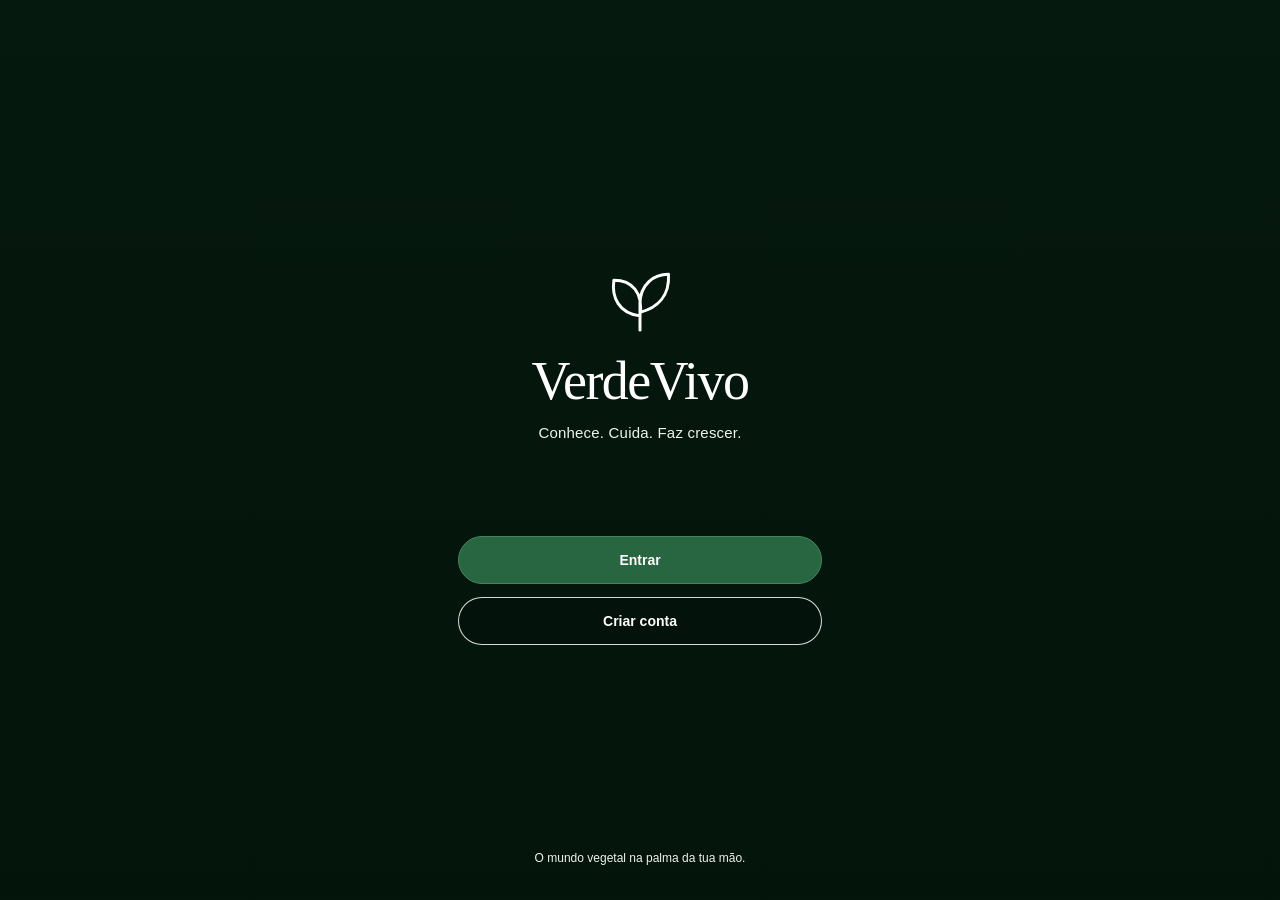
<file: index.html>
<!DOCTYPE html>
<html lang="pt-PT">
<head>
    <meta charset="UTF-8">
    <meta name="viewport" content="width=device-width, initial-scale=1.0">
    <title>VerdeVivo | Herbário Digital</title>
    <link rel="icon" href="favicon.svg" type="image/svg+xml">
    <link rel="manifest" href="manifest.json">
    <link rel="stylesheet" href="assets/css/styles.css">
</head>

<body>
    <main class="splash-screen">

        <div class="overlay"></div>

        <section class="content">

            <div class="logo">
                <svg viewBox="0 0 64 64" aria-hidden="true">
                    <path d="M32 54V30
                             M32 42C14 40 8 26 10 12
                             C25 12 35 22 32 42
                             M32 32C32 15 44 7 56 7
                             C57 25 47 35 32 39"
                          fill="none"
                          stroke="currentColor"
                          stroke-width="2.5"
                          stroke-linecap="round"
                          stroke-linejoin="round"/>
                </svg>

                <h1>VerdeVivo</h1>
            </div>

            <p class="tagline">Conhece. Cuida. Faz crescer.</p>

            <div class="actions">
                <a href="./pages/login.html" class="btn btn-primary">Entrar</a>
                <a href="./pages/signup.html" class="btn btn-secondary">Criar conta</a>
            </div>

            <p class="footer-text">
                O mundo vegetal na palma da tua mão.
            </p>

        </section>
    </main>
    <script type="module" src="assets/js/app.js"></script>
</body>
</html>
</file>
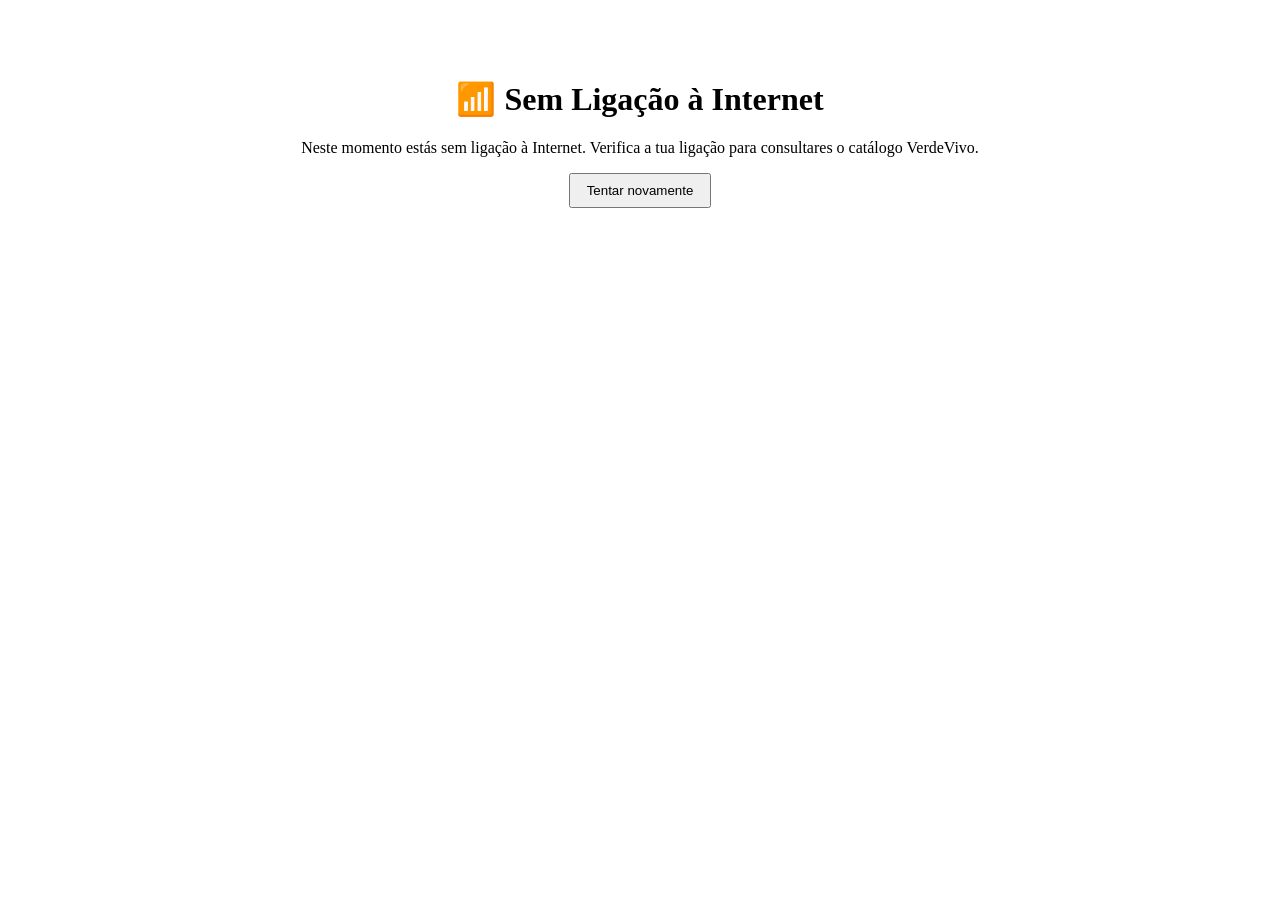
<file: offline.html>
<!DOCTYPE html>
<html lang="pt">
<head>
  <meta charset="UTF-8">
  <meta name="viewport" content="width=device-width, initial-scale=1.0">
  <title>VerdeVivo - Sem ligação</title>
</head>
<body>
  <main class="container" style="text-align: center; margin-top: 5rem;">
    <h1>📶 Sem Ligação à Internet</h1>
    <p>Neste momento estás sem ligação à Internet. Verifica a tua ligação para consultares o catálogo VerdeVivo.</p>
    <button onclick="window.location.reload()" style="padding: 0.5rem 1rem; cursor: pointer;">Tentar novamente</button>
  </main>
</body>
</html>
</file>
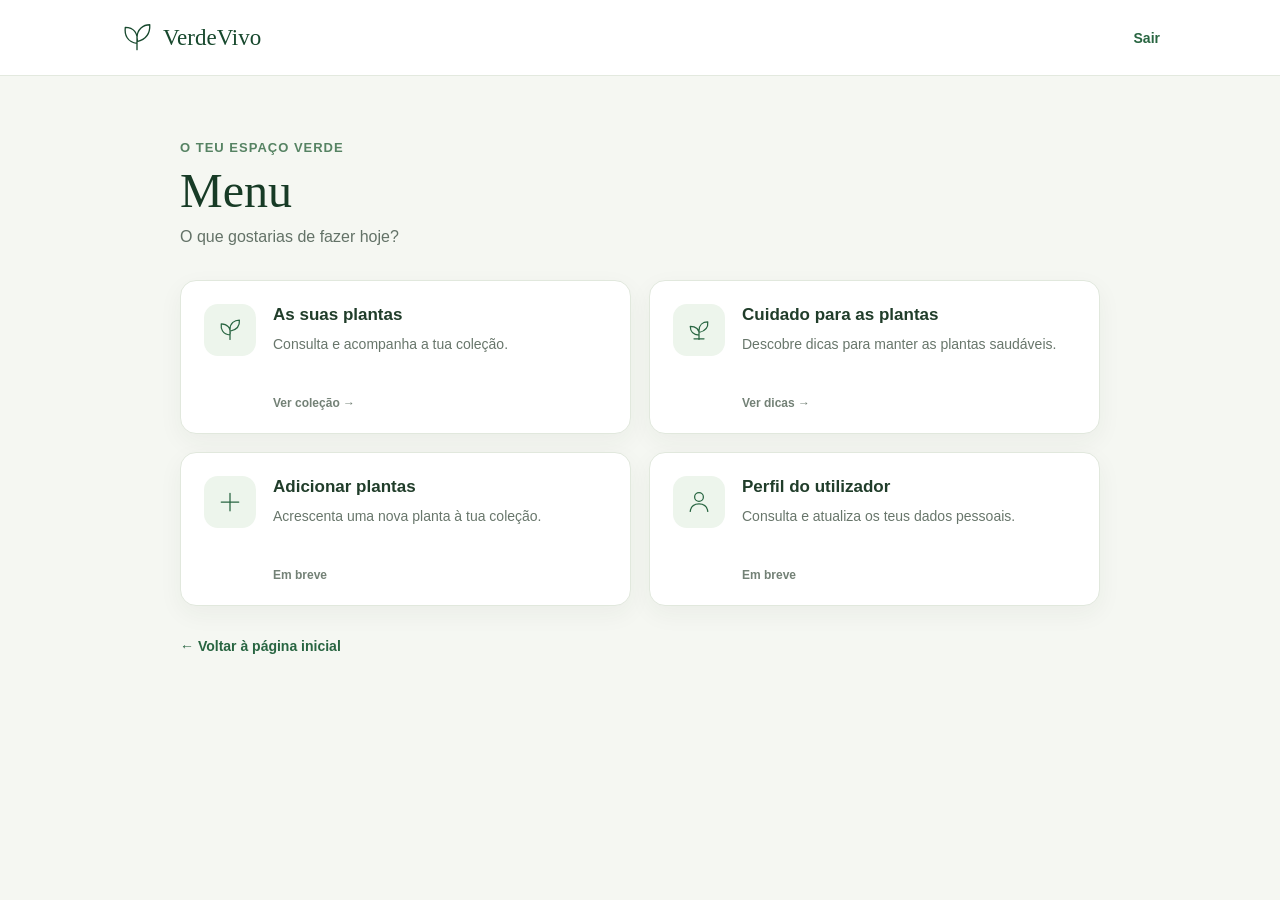
<file: pages/menu.html>
<!DOCTYPE html>
<html lang="pt-PT">
<head>
    <meta charset="UTF-8">
    <meta name="viewport" content="width=device-width, initial-scale=1.0">
    <meta name="theme-color" content="#f5f7f2">
    <title>Menu | VerdeVivo</title>
    <link rel="icon" href="../favicon.svg" type="image/svg+xml">
    <link rel="stylesheet" href="../assets/css/styles.css">
</head>
<body class="menu-page">
    <main class="menu-screen">
        <header class="menu-header">
            <a class="menu-brand" href="../index.html" aria-label="VerdeVivo - página inicial">
                <svg viewBox="0 0 64 64" aria-hidden="true">
                    <path d="M32 54V30 M32 42C14 40 8 26 10 12 C25 12 35 22 32 42 M32 32C32 15 44 7 56 7 C57 25 47 35 32 39"
                          fill="none" stroke="currentColor" stroke-width="2.5"
                          stroke-linecap="round" stroke-linejoin="round"/>
                </svg>
                <span>VerdeVivo</span>
            </a>
            <a class="menu-exit" href="../index.html">Sair</a>
        </header>

        <section class="menu-content" aria-labelledby="menu-title">
            <p class="menu-eyebrow">O teu espaço verde</p>
            <h1 id="menu-title">Menu</h1>
            <p class="menu-intro">O que gostarias de fazer hoje?</p>

            <div class="menu-grid">
                <a class="menu-card menu-card-link" href="plants.html">
                    <span class="menu-card-icon" aria-hidden="true">
                        <svg viewBox="0 0 48 48">
                            <path d="M24 39V22m0 10C12 31 9 22 10 14c9 0 16 6 14 18Zm0-9c0-10 7-15 15-15 1 10-5 16-15 18Z"/>
                        </svg>
                    </span>
                    <div class="menu-card-copy">
                        <h2>As suas plantas</h2>
                        <p>Consulta e acompanha a tua coleção.</p>
                    </div>
                    <span class="menu-card-status">Ver coleção →</span>
                </a>

                <a class="menu-card menu-card-link" href="care.html">
                    <span class="menu-card-icon" aria-hidden="true">
                        <svg viewBox="0 0 48 48">
                            <path d="M24 39V24m0 8c-9 0-14-6-14-14 9 0 15 5 14 14Zm0-7c0-9 6-14 14-14 1 9-5 15-14 17Zm-8 13h16"/>
                        </svg>
                    </span>
                    <div class="menu-card-copy">
                        <h2>Cuidado para as plantas</h2>
                        <p>Descobre dicas para manter as plantas saudáveis.</p>
                    </div>
                    <span class="menu-card-status">Ver dicas →</span>
                </a>

                <article class="menu-card">
                    <span class="menu-card-icon" aria-hidden="true">
                        <svg viewBox="0 0 48 48">
                            <path d="M24 10v28M10 24h28"/>
                        </svg>
                    </span>
                    <div class="menu-card-copy">
                        <h2>Adicionar plantas</h2>
                        <p>Acrescenta uma nova planta à tua coleção.</p>
                    </div>
                    <span class="menu-card-status">Em breve</span>
                </article>

                <article class="menu-card">
                    <span class="menu-card-icon" aria-hidden="true">
                        <svg viewBox="0 0 48 48">
                            <circle cx="24" cy="16" r="7"/>
                            <path d="M10 39c1-8 6-12 14-12s13 4 14 12"/>
                        </svg>
                    </span>
                    <div class="menu-card-copy">
                        <h2>Perfil do utilizador</h2>
                        <p>Consulta e atualiza os teus dados pessoais.</p>
                    </div>
                    <span class="menu-card-status">Em breve</span>
                </article>
            </div>

            <a class="menu-home-link" href="../index.html">← Voltar à página inicial</a>
        </section>
    </main>
</body>
</html>
</file>
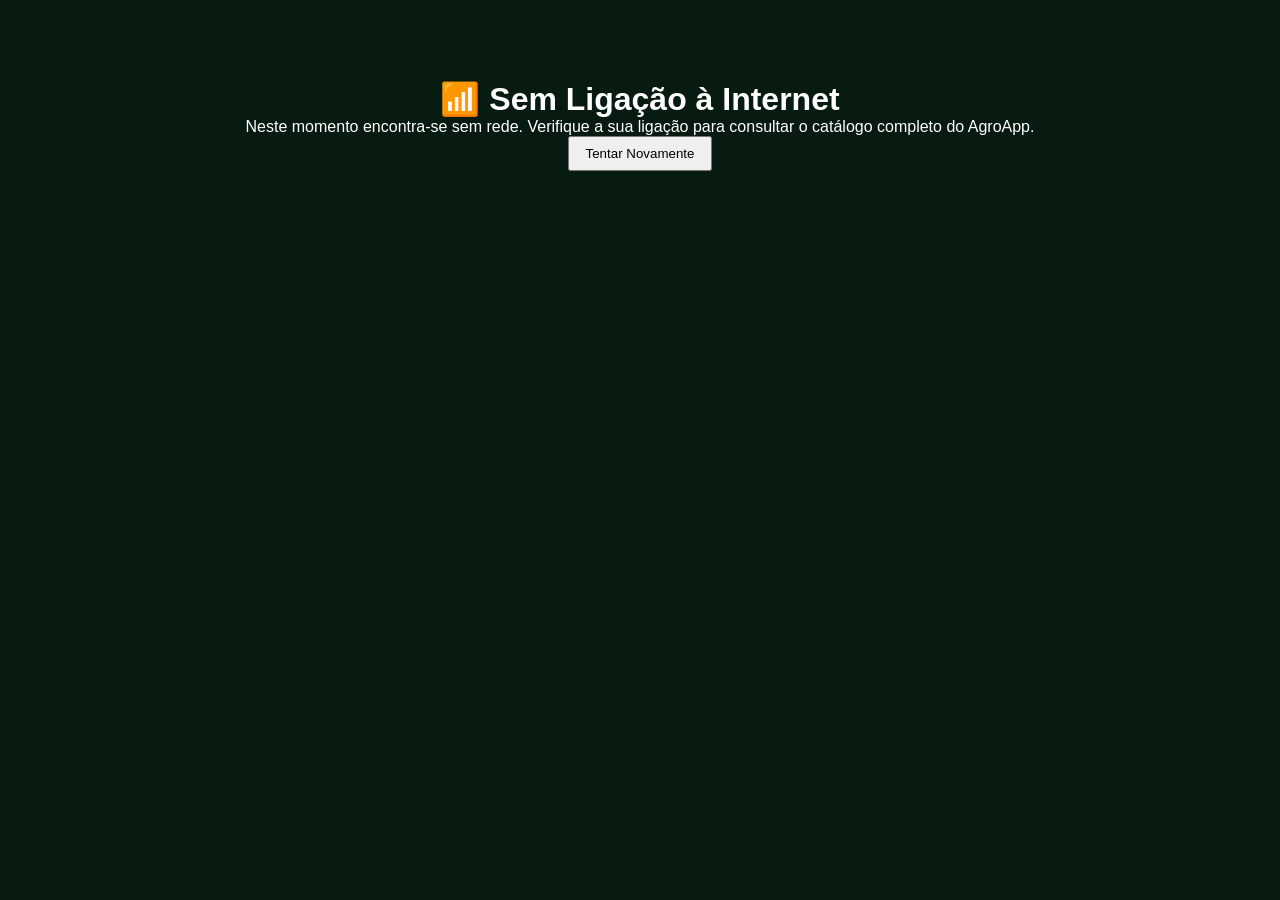
<file: pages/offline.html>
<!DOCTYPE html>
<html lang="pt">
<head>
  <meta charset="UTF-8">
  <meta name="viewport" content="width=device-width, initial-scale=1.0">
  <title>AgroApp - Sem Ligação</title>
  <link rel="icon" href="../favicon.svg" type="image/svg+xml">
  <link rel="stylesheet" href="../assets/css/styles.css">
</head>
<body>
  <main class="container" style="text-align: center; margin-top: 5rem;">
    <h1>📶 Sem Ligação à Internet</h1>
    <p>Neste momento encontra-se sem rede. Verifique a sua ligação para consultar o catálogo completo do AgroApp.</p>
    <button onclick="window.location.reload()" style="padding: 0.5rem 1rem; cursor: pointer;">Tentar Novamente</button>
  </main>
</body>
</html>
</file>
<file: assets/css/styles.css>
/* Configuração geral */
* {
    margin: 0;
    padding: 0;
    box-sizing: border-box;
}

body {
    font-family: "Segoe UI", Arial, sans-serif;
    background: #071b10;
    color: #ffffff;
}

/* Ecrã principal */
.splash-screen {
    position: relative;
    min-height: 100vh;
    min-height: 100dvh;
    display: flex;
    justify-content: center;
    align-items: center;
    overflow: hidden;

    background-image: url("https://images.unsplash.com/photo-1501004318641-b39e6451bec6?auto=format&fit=crop&w=1600&q=85");

    background-size: cover;
    background-position: center;
}

/* Camada escura para melhorar a leitura */
.overlay {
    position: absolute;
    inset: 0;

    background: linear-gradient(
        180deg,
        rgba(3, 20, 11, 0.35),
        rgba(3, 20, 11, 0.65),
        rgba(3, 20, 11, 0.88)
    );
}

/* Conteúdo central */
.content {
    position: relative;
    z-index: 1;
    width: 100%;
    max-width: 420px;
    min-height: 100vh;
    min-height: 100dvh;
    padding: 40px 28px 30px;

    display: flex;
    flex-direction: column;
    align-items: center;
    justify-content: center;

    text-align: center;
}

/* Logótipo */
.logo {
    display: flex;
    flex-direction: column;
    align-items: center;
    gap: 8px;
}

.logo svg {
    width: 76px;
    height: 76px;
    color: #ffffff;
}

.logo h1 {
    font-family: Georgia, "Times New Roman", serif;
    font-size: clamp(42px, 10vw, 54px);
    font-weight: 400;
    letter-spacing: -1.5px;
}

.tagline {
    margin-top: 12px;
    font-size: 15px;
    color: #edf4eb;
    letter-spacing: 0.2px;
}

/* Botões */
.actions {
    width: 100%;
    display: flex;
    flex-direction: column;
    gap: 13px;
    margin-top: 95px;
}

.btn {
    width: 100%;
    min-height: 48px;
    padding: 14px 20px;

    display: flex;
    align-items: center;
    justify-content: center;

    border-radius: 30px;
    text-decoration: none;
    font-size: 14px;
    font-weight: 600;

    transition: background 0.25s ease,
                transform 0.25s ease;
}

.btn:hover {
    transform: translateY(-2px);
}

.btn-primary {
    background: #286541;
    color: #ffffff;
    border: 1px solid #43865c;
}

.btn-primary:hover {
    background: #347b50;
}

.btn-secondary {
    background: rgba(0, 0, 0, 0.15);
    color: #ffffff;
    border: 1px solid rgba(255, 255, 255, 0.85);
}

.btn-secondary:hover {
    background: rgba(255, 255, 255, 0.12);
}

/* Texto inferior */
.footer-text {
    position: absolute;
    bottom: 35px;
    left: 15px;
    right: 15px;

    font-size: 12px;
    color: #f0f3ec;
}

/* Adaptação a ecrãs pequenos */
@media (max-width: 480px) {
    .content {
        padding-left: 24px;
        padding-right: 24px;
    }

    .actions {
        margin-top: 75px;
    }

    .logo svg {
        width: 68px;
        height: 68px;
    }
}

/* Ecrã de início de sessão */
.auth-screen {
    position: relative;
    min-height: 100vh;
    min-height: 100dvh;
    padding: 32px 20px;
    display: flex;
    align-items: center;
    justify-content: center;
    overflow: auto;
    background-image: url("https://images.unsplash.com/photo-1501004318641-b39e6451bec6?auto=format&fit=crop&w=1600&q=85");
    background-size: cover;
    background-position: center;
}

.auth-overlay {
    position: absolute;
    inset: 0;
    background: rgba(3, 20, 11, 0.72);
}

.auth-panel {
    position: relative;
    z-index: 1;
    width: 100%;
    max-width: 440px;
    padding: 36px;
    border: 1px solid rgba(255, 255, 255, 0.2);
    border-radius: 24px;
    background: rgba(7, 27, 16, 0.82);
    box-shadow: 0 20px 60px rgba(0, 0, 0, 0.28);
    backdrop-filter: blur(12px);
}

.auth-brand {
    display: inline-flex;
    align-items: center;
    gap: 9px;
    color: #ffffff;
    text-decoration: none;
    font-family: Georgia, "Times New Roman", serif;
    font-size: 23px;
}

.auth-brand svg {
    width: 34px;
    height: 34px;
}

.auth-eyebrow {
    margin-top: 36px;
    color: #b7d9bd;
    font-size: 13px;
    font-weight: 600;
    letter-spacing: 0.5px;
    text-transform: uppercase;
}

.auth-panel h1 {
    margin-top: 9px;
    font-family: Georgia, "Times New Roman", serif;
    font-size: clamp(28px, 7vw, 36px);
    font-weight: 400;
}

.auth-description {
    margin-top: 9px;
    color: #d8e4d9;
    font-size: 15px;
    line-height: 1.5;
}

.login-form {
    display: flex;
    flex-direction: column;
    margin-top: 30px;
}

.login-form label {
    margin: 0 0 8px;
    color: #f3f7f1;
    font-size: 14px;
    font-weight: 600;
}

.login-form input {
    width: 100%;
    min-height: 48px;
    margin-bottom: 20px;
    padding: 12px 14px;
    border: 1px solid rgba(255, 255, 255, 0.38);
    border-radius: 10px;
    outline: none;
    background: rgba(255, 255, 255, 0.96);
    color: #14271a;
    font: inherit;
}

.login-form input:focus {
    border-color: #91c49d;
    box-shadow: 0 0 0 3px rgba(145, 196, 157, 0.28);
}

.login-submit {
    margin-top: 5px;
    cursor: pointer;
    font: inherit;
}

.login-message {
    min-height: 20px;
    margin-top: 14px;
    color: #d6ebd9;
    font-size: 13px;
    line-height: 1.5;
}

.back-link {
    display: inline-block;
    margin-top: 10px;
    color: #d8e4d9;
    font-size: 14px;
    text-decoration: none;
}

.back-link:hover {
    color: #ffffff;
    text-decoration: underline;
}

.auth-switch {
    margin-top: 8px;
    color: #d8e4d9;
    font-size: 14px;
}

.auth-switch a {
    color: #b7d9bd;
    font-weight: 600;
    text-decoration: none;
}

.auth-switch a:hover {
    color: #ffffff;
    text-decoration: underline;
}

@media (max-width: 480px) {
    .auth-panel {
        padding: 28px 24px;
    }
}

/* Menu principal */
.menu-page {
    min-height: 100vh;
    background: #f5f7f2;
    color: #193b27;
}

.menu-screen {
    min-height: 100vh;
}

.menu-header {
    min-height: 76px;
    padding: 0 max(24px, calc((100vw - 1040px) / 2));
    display: flex;
    align-items: center;
    justify-content: space-between;
    border-bottom: 1px solid #e3e9df;
    background: #ffffff;
}

.menu-brand {
    display: inline-flex;
    align-items: center;
    gap: 9px;
    color: #17482d;
    text-decoration: none;
    font-family: Georgia, "Times New Roman", serif;
    font-size: 23px;
}

.menu-brand svg {
    width: 34px;
    height: 34px;
}

.menu-exit,
.menu-home-link {
    color: #286541;
    font-size: 14px;
    font-weight: 600;
    text-decoration: none;
}

.menu-exit:hover,
.menu-home-link:hover {
    color: #17482d;
    text-decoration: underline;
}

.menu-content {
    width: min(100% - 40px, 920px);
    margin: 0 auto;
    padding: 64px 0 48px;
}

.menu-eyebrow {
    color: #568363;
    font-size: 13px;
    font-weight: 700;
    letter-spacing: 1px;
    text-transform: uppercase;
}

.menu-content h1 {
    margin-top: 8px;
    color: #173b26;
    font-family: Georgia, "Times New Roman", serif;
    font-size: clamp(36px, 7vw, 48px);
    font-weight: 400;
}

.menu-intro {
    margin-top: 10px;
    color: #637267;
    font-size: 16px;
}

.menu-grid {
    display: grid;
    grid-template-columns: repeat(2, minmax(0, 1fr));
    gap: 18px;
    margin-top: 34px;
}

.menu-card {
    min-height: 154px;
    padding: 23px;
    display: grid;
    grid-template-columns: 52px minmax(0, 1fr);
    grid-template-rows: 1fr auto;
    column-gap: 17px;
    border: 1px solid #e1e8dd;
    border-radius: 16px;
    background: #ffffff;
    box-shadow: 0 8px 24px rgba(34, 68, 43, 0.05);
}

.menu-card-link {
    color: inherit;
    text-decoration: none;
    transition: border-color 0.2s ease, box-shadow 0.2s ease, transform 0.2s ease;
}

.menu-card-link:hover {
    transform: translateY(-2px);
    border-color: #b9d2b7;
    box-shadow: 0 12px 28px rgba(34, 68, 43, 0.1);
}

.menu-card-link:focus-visible {
    outline: 3px solid #6b9b73;
    outline-offset: 3px;
}

.menu-card-icon {
    width: 52px;
    height: 52px;
    grid-row: 1 / 3;
    display: grid;
    place-items: center;
    border-radius: 14px;
    background: #edf5ec;
    color: #286541;
}

.menu-card-icon svg {
    width: 30px;
    height: 30px;
    fill: none;
    stroke: currentColor;
    stroke-width: 2;
    stroke-linecap: round;
    stroke-linejoin: round;
}

.menu-card-copy h2 {
    color: #203d2a;
    font-size: 17px;
    font-weight: 650;
    line-height: 1.35;
}

.menu-card-copy p {
    margin-top: 7px;
    color: #68766b;
    font-size: 14px;
    line-height: 1.5;
}

.menu-card-status {
    margin-top: 16px;
    grid-column: 2;
    color: #738176;
    font-size: 12px;
    font-weight: 600;
}

.menu-home-link {
    display: inline-block;
    margin-top: 32px;
}

.plants-content {
    width: min(100% - 40px, 920px);
    margin: 0 auto;
    padding: 32px 0 56px;
}

.plants-back-link {
    margin: 0 0 34px;
}

.plants-search-label {
    display: block;
    margin-top: 30px;
    color: #314d38;
    font-size: 14px;
    font-weight: 650;
}

.plants-search {
    width: 100%;
    min-height: 50px;
    margin-top: 9px;
    padding: 12px 16px;
    border: 1px solid #d6e0d3;
    border-radius: 12px;
    background: #ffffff;
    color: #193b27;
    font: inherit;
}

.plants-search:focus {
    border-color: #6b9b73;
    outline: 3px solid rgba(107, 155, 115, 0.2);
}

.plants-feedback {
    margin: 22px 0 14px;
    color: #637267;
    font-size: 14px;
}

.plants-grid {
    display: grid;
    grid-template-columns: repeat(2, minmax(0, 1fr));
    gap: 16px;
}

.plant-list-card {
    overflow: hidden;
    border: 1px solid #e1e8dd;
    border-radius: 16px;
    background: #ffffff;
    box-shadow: 0 8px 24px rgba(34, 68, 43, 0.05);
}

.plant-list-illustration {
    min-height: 110px;
    display: grid;
    place-items: center;
    background: linear-gradient(135deg, #e9f2e5, #f4f7ed);
    font-size: 45px;
}

.plant-list-details {
    padding: 18px;
}

.plant-list-details h2 {
    color: #203d2a;
    font-size: 18px;
}

.plant-scientific-name {
    margin-top: 4px;
    color: #718073;
    font-size: 13px;
    font-style: italic;
}

.plant-type {
    display: inline-block;
    margin-top: 12px;
    padding: 5px 9px;
    border-radius: 20px;
    background: #edf5ec;
    color: #376847;
    font-size: 12px;
    font-weight: 600;
}

.plant-care {
    display: grid;
    gap: 9px;
    margin-top: 16px;
    color: #68766b;
    font-size: 13px;
    line-height: 1.45;
}

.plant-care strong {
    display: block;
    margin-bottom: 2px;
    color: #314d38;
    font-size: 12px;
}

.plants-demo-note {
    margin-top: 22px;
    color: #738176;
    font-size: 12px;
}

.care-tips {
    display: grid;
    gap: 12px;
    margin-top: 30px;
}

.care-tip {
    display: grid;
    grid-template-columns: 44px minmax(0, 1fr);
    gap: 15px;
    padding: 18px;
    border: 1px solid #e1e8dd;
    border-radius: 14px;
    background: #ffffff;
}

.care-tip-icon {
    width: 44px;
    height: 44px;
    display: grid;
    place-items: center;
    border-radius: 12px;
    background: #edf5ec;
    font-size: 21px;
}

.care-tip h2 {
    color: #203d2a;
    font-size: 16px;
}

.care-tip p {
    margin-top: 5px;
    color: #68766b;
    font-size: 14px;
    line-height: 1.55;
}

.care-list-title {
    margin-top: 34px;
    color: #203d2a;
    font-family: Georgia, "Times New Roman", serif;
    font-size: 25px;
    font-weight: 400;
}

.care-plants-grid {
    display: grid;
    grid-template-columns: repeat(2, minmax(0, 1fr));
    gap: 16px;
}

.care-plant-card {
    padding: 20px;
    border: 1px solid #e1e8dd;
    border-radius: 16px;
    background: #ffffff;
    box-shadow: 0 8px 24px rgba(34, 68, 43, 0.05);
}

.care-plant-card h3 {
    color: #203d2a;
    font-size: 18px;
}

.care-plant-card .plant-care {
    margin-top: 18px;
}

@media (max-width: 620px) {
    .menu-header {
        min-height: 68px;
        padding: 0 20px;
    }

    .menu-content {
        width: min(100% - 32px, 440px);
        padding-top: 42px;
    }

    .menu-grid {
        grid-template-columns: 1fr;
        gap: 12px;
        margin-top: 26px;
    }

    .menu-card {
        min-height: 138px;
        padding: 19px;
    }

    .plants-content {
        width: min(100% - 32px, 440px);
        padding-top: 24px;
    }

    .plants-back-link {
        margin-bottom: 28px;
    }

    .plants-grid {
        grid-template-columns: 1fr;
    }

    .care-plants-grid {
        grid-template-columns: 1fr;
    }
}
</file>
